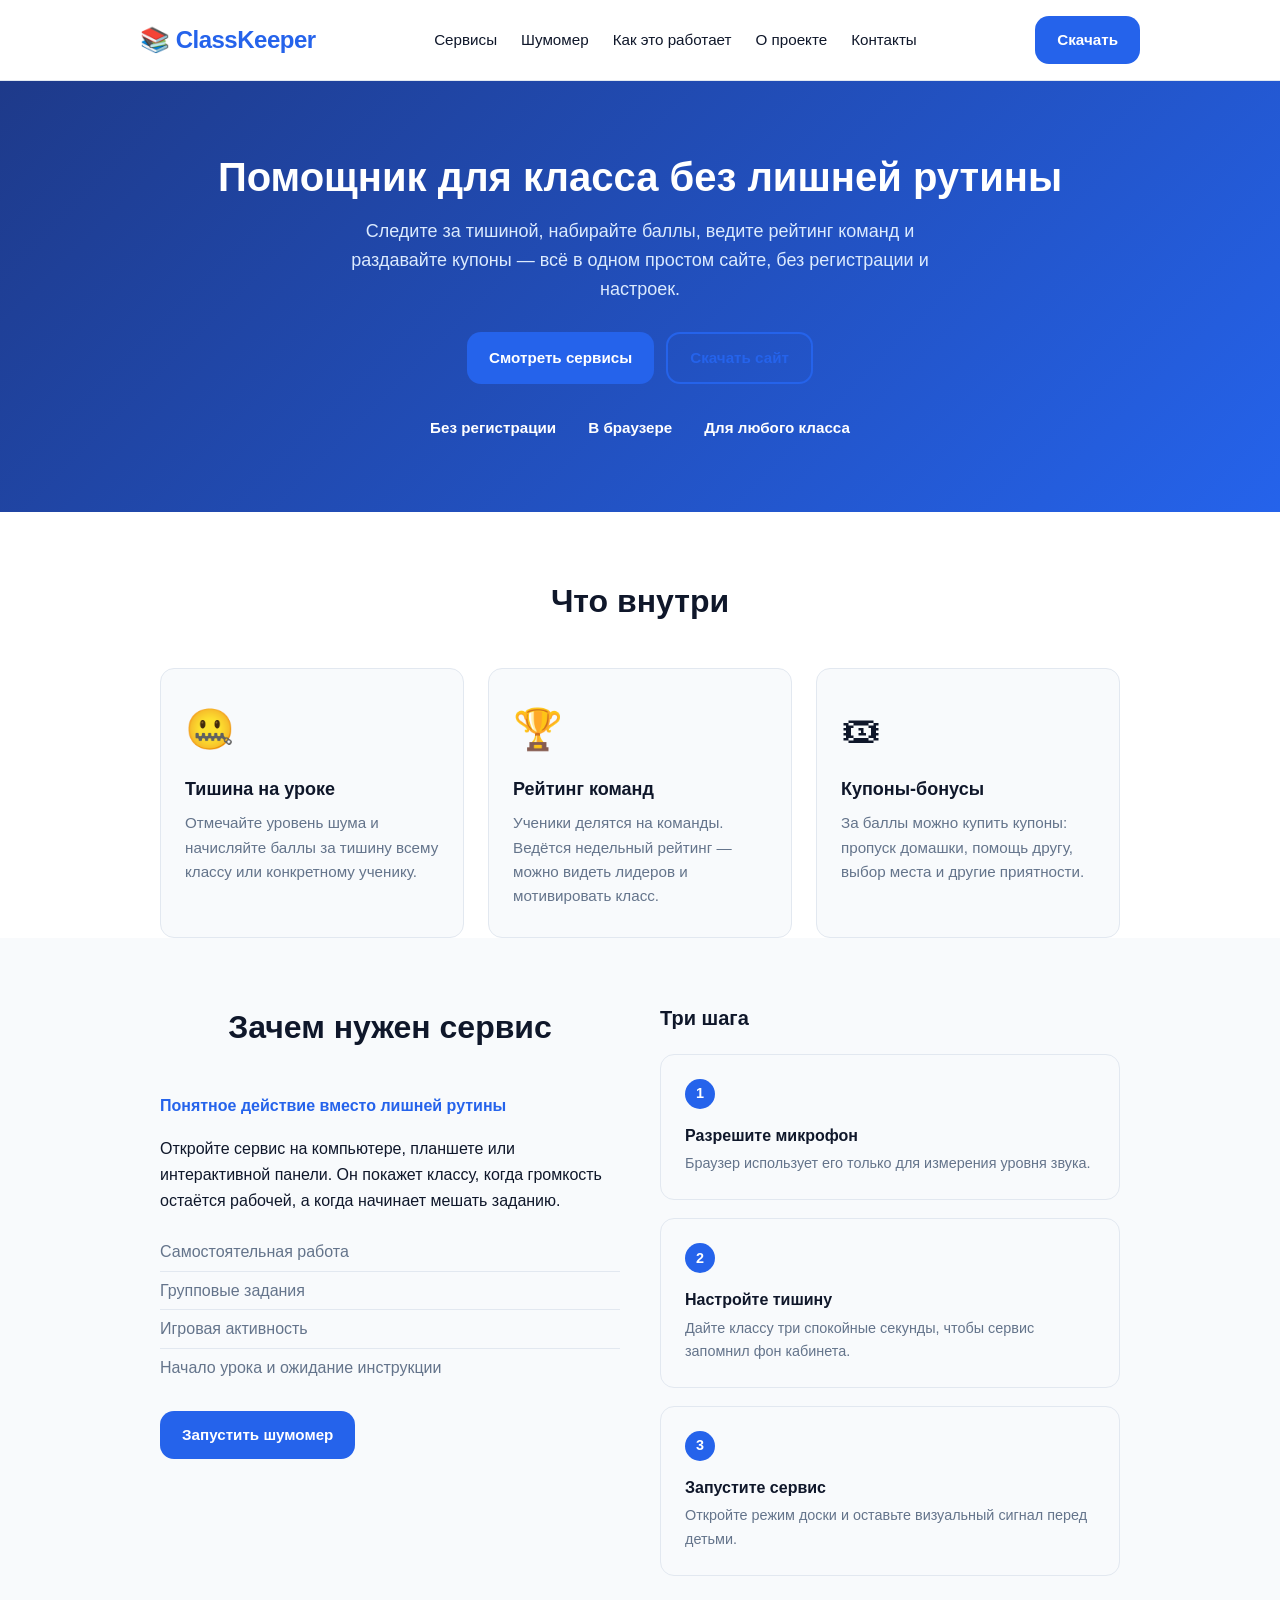
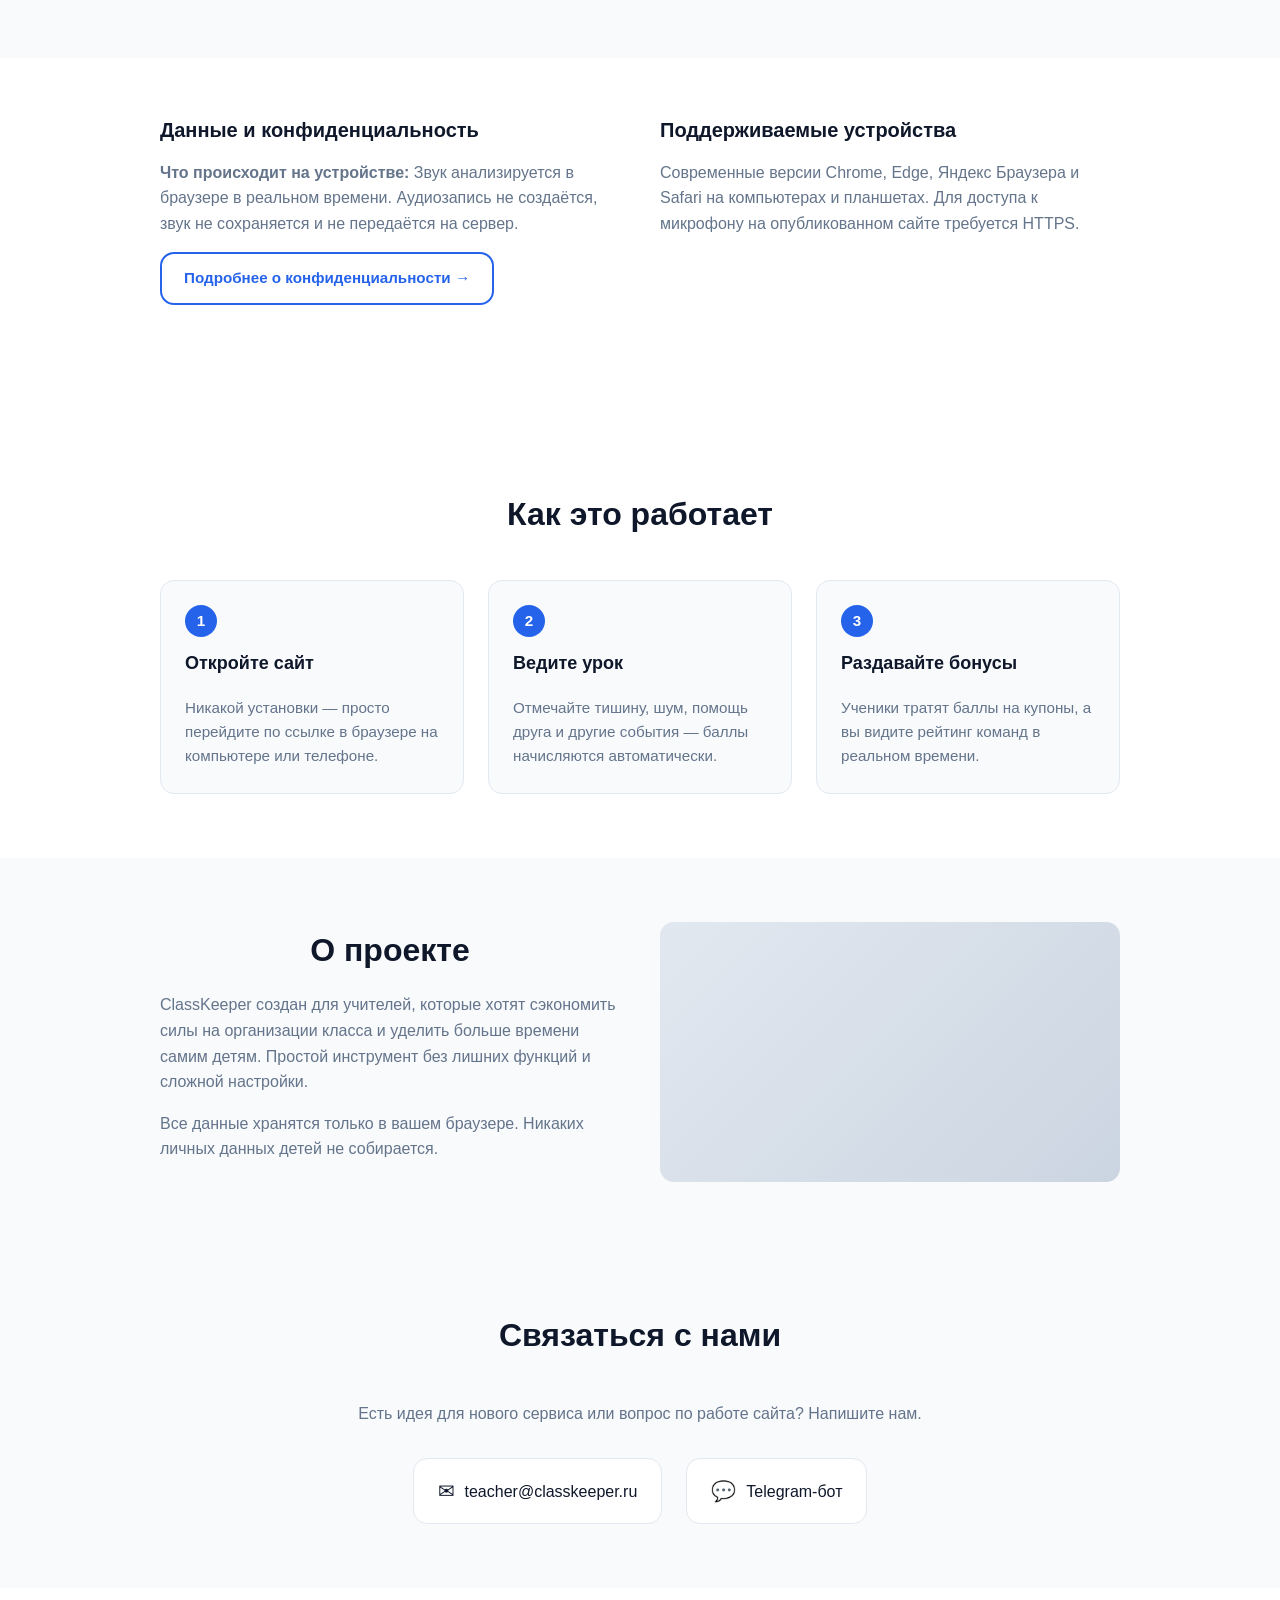
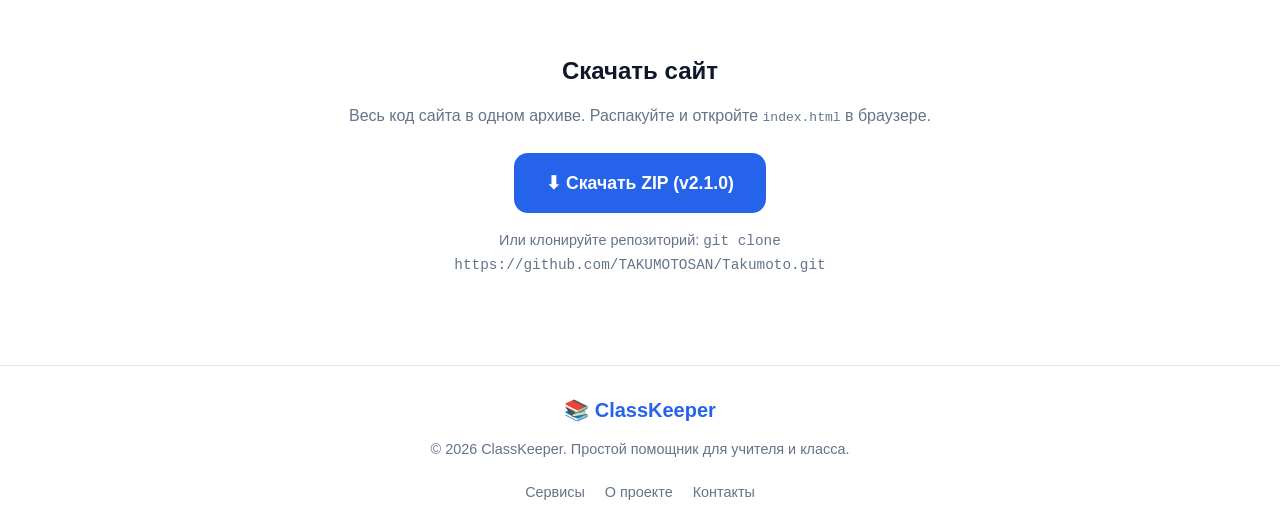
<file: classkeeper/index.html>
<!DOCTYPE html>
<html lang="ru">
<head>
    <meta charset="UTF-8">
    <meta name="viewport" content="width=device-width, initial-scale=1.0">
    <title>ClassKeeper — помощник для класса</title>
    <link rel="stylesheet" href="style.css">
</head>
<body>

<header class="header">
    <div class="container header-inner">
        <a href="#" class="logo">📚 ClassKeeper</a>
        <nav class="nav">
            <a href="#services">Сервисы</a>
            <a href="#shumometer">Шумомер</a>
            <a href="#how-it-works">Как это работает</a>
            <a href="#about">О проекте</a>
            <a href="#contacts">Контакты</a>
        </nav>
        <a href="#download" class="btn btn-primary">Скачать</a>
    </div>
</header>

<section class="hero">
    <div class="container hero-inner">
        <h1>Помощник для класса без лишней рутины</h1>
        <p>Следите за тишиной, набирайте баллы, ведите рейтинг команд и раздавайте купоны — всё в одном простом сайте, без регистрации и настроек.</p>
        <div class="hero-actions">
            <a href="#services" class="btn btn-primary">Смотреть сервисы</a>
            <a href="#download" class="btn btn-outline">Скачать сайт</a>
        </div>
        <div class="hero-stats">
            <span><strong>Без регистрации</strong></span>
            <span><strong>В браузере</strong></span>
            <span><strong>Для любого класса</strong></span>
        </div>
    </div>
</section>

<section id="services" class="services">
    <div class="container">
        <h2 class="section-title">Что внутри</h2>
        <div class="grid">
            <div class="card">
                <div class="card-icon">🤐</div>
                <h3>Тишина на уроке</h3>
                <p>Отмечайте уровень шума и начисляйте баллы за тишину всему классу или конкретному ученику.</p>
            </div>
            <div class="card">
                <div class="card-icon">🏆</div>
                <h3>Рейтинг команд</h3>
                <p>Ученики делятся на команды. Ведётся недельный рейтинг — можно видеть лидеров и мотивировать класс.</p>
            </div>
            <div class="card">
                <div class="card-icon">🎟</div>
                <h3>Купоны-бонусы</h3>
                <p>За баллы можно купить купоны: пропуск домашки, помощь другу, выбор места и другие приятности.</p>
            </div>
        </div>
    </div>

<section id="shumometer" class="shumometer">
    <div class="container">
        <div class="shumometer-inner">
            <div class="shumometer-text">
                <h2 class="section-title">Зачем нужен сервис</h2>
                <p class="shumometer-lead">Понятное действие вместо лишней рутины</p>
                <p>Откройте сервис на компьютере, планшете или интерактивной панели. Он покажет классу, когда громкость остаётся рабочей, а когда начинает мешать заданию.</p>
                <ul class="scenarios">
                    <li>Самостоятельная работа</li>
                    <li>Групповые задания</li>
                    <li>Игровая активность</li>
                    <li>Начало урока и ожидание инструкции</li>
                </ul>
                <a href="#" class="btn btn-primary">Запустить шумомер</a>
            </div>
            <div class="shumometer-steps">
                <h3>Три шага</h3>
                <div class="step">
                    <div class="step-num">1</div>
                    <div>
                        <div class="step-title">Разрешите микрофон</div>
                        <div class="step-desc">Браузер использует его только для измерения уровня звука.</div>
                    </div>
                </div>
                <div class="step">
                    <div class="step-num">2</div>
                    <div>
                        <div class="step-title">Настройте тишину</div>
                        <div class="step-desc">Дайте классу три спокойные секунды, чтобы сервис запомнил фон кабинета.</div>
                    </div>
                </div>
                <div class="step">
                    <div class="step-num">3</div>
                    <div>
                        <div class="step-title">Запустите сервис</div>
                        <div class="step-desc">Откройте режим доски и оставьте визуальный сигнал перед детьми.</div>
                    </div>
                </div>
            </div>
        </div>
    </div>
</section>

<section id="privacy" class="privacy">
    <div class="container">
        <div class="privacy-inner">
            <div class="privacy-text">
                <h3>Данные и конфиденциальность</h3>
                <p><strong>Что происходит на устройстве:</strong> Звук анализируется в браузере в реальном времени. Аудиозапись не создаётся, звук не сохраняется и не передаётся на сервер.</p>
                <a href="#" class="btn btn-outline">Подробнее о конфиденциальности &rarr;</a>
            </div>
            <div class="privacy-devices">
                <h3>Поддерживаемые устройства</h3>
                <p>Современные версии Chrome, Edge, Яндекс Браузера и Safari на компьютерах и планшетах. Для доступа к микрофону на опубликованном сайте требуется HTTPS.</p>
            </div>
        </div>
    </div>
</section>

</section>

<section id="how-it-works" class="how-it-works">
    <div class="container">
        <h2 class="section-title">Как это работает</h2>
        <div class="steps">
            <div class="step">
                <div class="step-num">1</div>
                <h3>Откройте сайт</h3>
                <p>Никакой установки — просто перейдите по ссылке в браузере на компьютере или телефоне.</p>
            </div>
            <div class="step">
                <div class="step-num">2</div>
                <h3>Ведите урок</h3>
                <p>Отмечайте тишину, шум, помощь друга и другие события — баллы начисляются автоматически.</p>
            </div>
            <div class="step">
                <div class="step-num">3</div>
                <h3>Раздавайте бонусы</h3>
                <p>Ученики тратят баллы на купоны, а вы видите рейтинг команд в реальном времени.</p>
            </div>
        </div>
    </div>
</section>

<section id="about" class="about">
    <div class="container about-inner">
        <div class="about-text">
            <h2 class="section-title">О проекте</h2>
            <p>ClassKeeper создан для учителей, которые хотят сэкономить силы на организации класса и уделить больше времени самим детям. Простой инструмент без лишних функций и сложной настройки.</p>
            <p>Все данные хранятся только в вашем браузере. Никаких личных данных детей не собирается.</p>
        </div>
        <div class="about-image">
            <div class="placeholder"></div>
        </div>
    </div>
</section>

<section id="contacts" class="contacts">
    <div class="container">
        <h2 class="section-title">Связаться с нами</h2>
        <p class="contacts-intro">Есть идея для нового сервиса или вопрос по работе сайта? Напишите нам.</p>
        <div class="contacts-grid">
            <div class="contact-item">
                <span class="contact-icon">✉</span>
                <a href="mailto:teacher@classkeeper.ru">teacher@classkeeper.ru</a>
            </div>
            <div class="contact-item">
                <span class="contact-icon">💬</span>
                <a href="https://t.me/classkeeper_bot" target="_blank">Telegram-бот</a>
            </div>
        </div>
    </div>
</section>

<section id="download" class="download">
    <div class="container download-inner">
        <h2>Скачать сайт</h2>
        <p>Весь код сайта в одном архиве. Распакуйте и откройте <code>index.html</code> в браузере.</p>
        <a href="https://github.com/TAKUMOTOSAN/Takumoto/releases/download/v2.1.0/classkeeper.zip" class="btn btn-primary btn-download">⬇ Скачать ZIP (v2.1.0)</a>
        <p class="download-hint">Или клонируйте репозиторий: <code>git clone https://github.com/TAKUMOTOSAN/Takumoto.git</code></p>
    </div>
</section>

<footer class="footer">
    <div class="container footer-inner">
        <div class="footer-brand">📚 ClassKeeper</div>
        <p class="footer-copy">© 2026 ClassKeeper. Простой помощник для учителя и класса.</p>
        <nav class="footer-nav">
            <a href="#services">Сервисы</a>
            <a href="#about">О проекте</a>
            <a href="#contacts">Контакты</a>
        </nav>
    </div>
</footer>

<script src="script.js"></script>
</body>
</html>
</file>
<file: classkeeper/style.css>
:root {
    --bg: #f8fafc;
    --surface: #ffffff;
    --text: #0f172a;
    --text-muted: #64748b;
    --primary: #2563eb;
    --primary-hover: #1d4ed8;
    --accent-bg: #eff6ff;
    --border: #e2e8f0;
    --radius: 14px;
    --shadow: 0 4px 6px -1px rgba(0, 0, 0, 0.05), 0 2px 4px -1px rgba(0, 0, 0, 0.03);
}

* { box-sizing: border-box; margin: 0; padding: 0; }

html { scroll-behavior: smooth; }

body {
    font-family: -apple-system, BlinkMacSystemFont, "Segoe UI", Roboto, "Helvetica Neue", Arial, sans-serif;
    background: var(--bg);
    color: var(--text);
    line-height: 1.6;
}

.container {
    max-width: 1000px;
    margin: 0 auto;
    padding: 0 20px;
}

/* Header */
.header {
    background: var(--surface);
    border-bottom: 1px solid var(--border);
    position: sticky;
    top: 0;
    z-index: 50;
}
.header-inner {
    display: flex;
    align-items: center;
    justify-content: space-between;
    padding: 16px 0;
    gap: 16px;
}
.logo {
    font-size: 1.5rem;
    font-weight: 800;
    color: var(--primary);
    text-decoration: none;
    letter-spacing: -0.5px;
}
.nav {
    display: flex;
    gap: 24px;
    align-items: center;
}
.nav a {
    text-decoration: none;
    color: var(--text);
    font-weight: 500;
    font-size: 0.95rem;
}
.nav a:hover { color: var(--primary); }
.btn {
    display: inline-flex;
    align-items: center;
    justify-content: center;
    gap: 8px;
    padding: 12px 22px;
    border-radius: var(--radius);
    font-weight: 600;
    font-size: 0.95rem;
    text-decoration: none;
    border: none;
    cursor: pointer;
    transition: all 0.2s;
}
.btn-primary {
    background: var(--primary);
    color: #fff;
}
.btn-primary:hover {
    background: var(--primary-hover);
    transform: translateY(-1px);
}
.btn-outline {
    background: transparent;
    color: var(--primary);
    border: 2px solid var(--primary);
}
.btn-outline:hover {
    background: var(--primary);
    color: #fff;
}
.btn-download {
    background: var(--primary);
    color: #fff;
    font-size: 1.1rem;
    padding: 16px 32px;
}

/* Hero */
.hero {
    background: linear-gradient(135deg, #1e3a8a 0%, #2563eb 100%);
    color: #fff;
    padding: 72px 0;
    text-align: center;
}
.hero-inner h1 {
    font-size: 2.5rem;
    font-weight: 800;
    margin-bottom: 16px;
    line-height: 1.2;
}
.hero-inner p {
    font-size: 1.125rem;
    color: #dbeafe;
    margin-bottom: 28px;
    max-width: 640px;
    margin-left: auto;
    margin-right: auto;
}
.hero-actions {
    display: flex;
    gap: 12px;
    justify-content: center;
    flex-wrap: wrap;
    margin-bottom: 32px;
}
.hero-stats {
    display: flex;
    justify-content: center;
    gap: 32px;
    font-size: 0.95rem;
    color: #bfdbfe;
}
.hero-stats span strong { color: #fff; }

/* Sections */
.services, .how-it-works, .about, .contacts, .download {
    padding: 64px 0;
}
.services, .how-it-works {
    background: var(--surface);
}
.section-title {
    text-align: center;
    font-size: 2rem;
    margin-bottom: 40px;
    color: var(--text);
}

/* Grid */
.grid {
    display: grid;
    grid-template-columns: repeat(auto-fit, minmax(260px, 1fr));
    gap: 24px;
}
.card {
    background: var(--bg);
    border: 1px solid var(--border);
    border-radius: var(--radius);
    padding: 28px 24px;
    transition: transform 0.2s, box-shadow 0.2s;
}
.card:hover {
    transform: translateY(-4px);
    box-shadow: var(--shadow);
}
.card-icon {
    font-size: 2.5rem;
    margin-bottom: 14px;
    display: block;
}
.card h3 {
    font-size: 1.125rem;
    margin-bottom: 8px;
}
.card p {
    font-size: 0.95rem;
    color: var(--text-muted);
}

/* Steps */
.steps {
    display: grid;
    grid-template-columns: repeat(auto-fit, minmax(260px, 1fr));
    gap: 24px;
}
.step {
    display: flex;
    flex-direction: column;
    gap: 12px;
    padding: 24px;
    background: var(--bg);
    border: 1px solid var(--border);
    border-radius: var(--radius);
}
.step-num {
    width: 32px;
    height: 32px;
    border-radius: 50%;
    background: var(--primary);
    color: #fff;
    font-weight: 700;
    font-size: 0.95rem;
    display: flex;
    align-items: center;
    justify-content: center;
    flex-shrink: 0;
}
.step h3 {
    font-size: 1.125rem;
    margin-bottom: 6px;
}
.step p {
    font-size: 0.95rem;
    color: var(--text-muted);
    line-height: 1.6;
}

/* About */
.about-inner {
    display: grid;
    grid-template-columns: 1fr 1fr;
    gap: 40px;
    align-items: center;
}
.about-text h2 {
    margin-bottom: 16px;
}
.about-text p {
    color: var(--text-muted);
    margin-bottom: 16px;
}
.placeholder {
    width: 100%;
    height: 260px;
    background: linear-gradient(135deg, #e2e8f0 0%, #cbd5e1 100%);
    border-radius: var(--radius);
    display: flex;
    align-items: center;
    justify-content: center;
    color: var(--text-muted);
    font-weight: 500;
}

/* Contacts */
.contacts-intro {
    text-align: center;
    color: var(--text-muted);
    margin-bottom: 32px;
    font-size: 1rem;
}
.contacts-grid {
    display: flex;
    gap: 24px;
    justify-content: center;
    flex-wrap: wrap;
}
.contact-item {
    display: flex;
    align-items: center;
    gap: 10px;
    padding: 16px 24px;
    background: var(--surface);
    border: 1px solid var(--border);
    border-radius: var(--radius);
}
.contact-icon { font-size: 1.25rem; }
.contact-item a {
    color: var(--text);
    text-decoration: none;
}
.contact-item a:hover { color: var(--primary); }

/* Download */
.download {
    background: var(--surface);
}
.download-inner {
    max-width: 640px;
    margin: 0 auto;
    text-align: center;
}
.download-inner h2 {
    margin-bottom: 12px;
}
.download-inner p {
    color: var(--text-muted);
    margin-bottom: 24px;
}
.download-hint {
    margin-top: 16px;
    font-size: 0.9rem;
    color: var(--text-muted);
}

/* Footer */
.footer {
    background: var(--surface);
    border-top: 1px solid var(--border);
    padding: 28px 0;
}
.footer-inner {
    display: flex;
    flex-direction: column;
    align-items: center;
    gap: 12px;
    text-align: center;
}
.footer-brand {
    font-weight: 800;
    font-size: 1.25rem;
    color: var(--primary);
}
.footer-copy {
    color: var(--text-muted);
    font-size: 0.9rem;
}
.footer-nav {
    display: flex;
    gap: 20px;
    margin-top: 8px;
}
.footer-nav a {
    color: var(--text-muted);
    text-decoration: none;
    font-size: 0.9rem;
}
.footer-nav a:hover { color: var(--primary); }

@media (max-width: 640px) {
    .hero-inner h1 { font-size: 1.75rem; }
    .hero-actions { flex-direction: column; align-items: stretch; }
    .hero-actions .btn { width: 100%; }
    .header-inner { flex-direction: column; align-items: stretch; gap: 12px; }
    .nav { justify-content: center; flex-wrap: wrap; }
    .about-inner { grid-template-columns: 1fr; }
}

/* Шумомер / Зачем нужен сервис */
.shumometer {
    padding: 64px 0;
    background: var(--bg);
}
.shumometer-inner {
    display: grid;
    grid-template-columns: 1fr 1fr;
    gap: 40px;
    align-items: start;
}
.shumometer-lead {
    font-weight: 600;
    color: var(--primary);
    margin: 10px 0 18px 0;
    font-size: 1rem;
}
.scenarios {
    list-style: none;
    padding: 0;
    margin: 20px 0 24px 0;
    color: var(--text-muted);
}
.scenarios li {
    padding: 6px 0;
    border-bottom: 1px solid var(--border);
}
.scenarios li:last-child { border-bottom: none; }
.shumometer-steps h3 {
    margin-bottom: 20px;
    font-size: 1.25rem;
}
.shumometer-steps .step {
    display: flex;
    gap: 14px;
    margin-bottom: 18px;
    align-items: flex-start;
}
.shumometer-steps .step-num {
    width: 30px;
    height: 30px;
    border-radius: 50%;
    background: var(--primary);
    color: #fff;
    font-weight: 700;
    font-size: 0.9rem;
    display: flex;
    align-items: center;
    justify-content: center;
    flex-shrink: 0;
}
.shumometer-steps .step-title {
    font-weight: 600;
    margin-bottom: 4px;
    color: var(--text);
}
.shumometer-steps .step-desc {
    font-size: 0.9rem;
    color: var(--text-muted);
}

/* Конфиденциальность */
.privacy {
    padding: 56px 0;
    background: var(--surface);
}
.privacy-inner {
    display: grid;
    grid-template-columns: 1fr 1fr;
    gap: 40px;
    align-items: start;
}
.privacy-text h3 {
    margin-bottom: 14px;
    font-size: 1.25rem;
}
.privacy-text p {
    margin-bottom: 16px;
    color: var(--text-muted);
    line-height: 1.6;
}
.privacy-devices h3 {
    margin-bottom: 14px;
    font-size: 1.25rem;
}
.privacy-devices p {
    color: var(--text-muted);
    line-height: 1.6;
}

@media (max-width: 768px) {
    .shumometer-inner,
    .privacy-inner {
        grid-template-columns: 1fr;
    }
}
</file>
